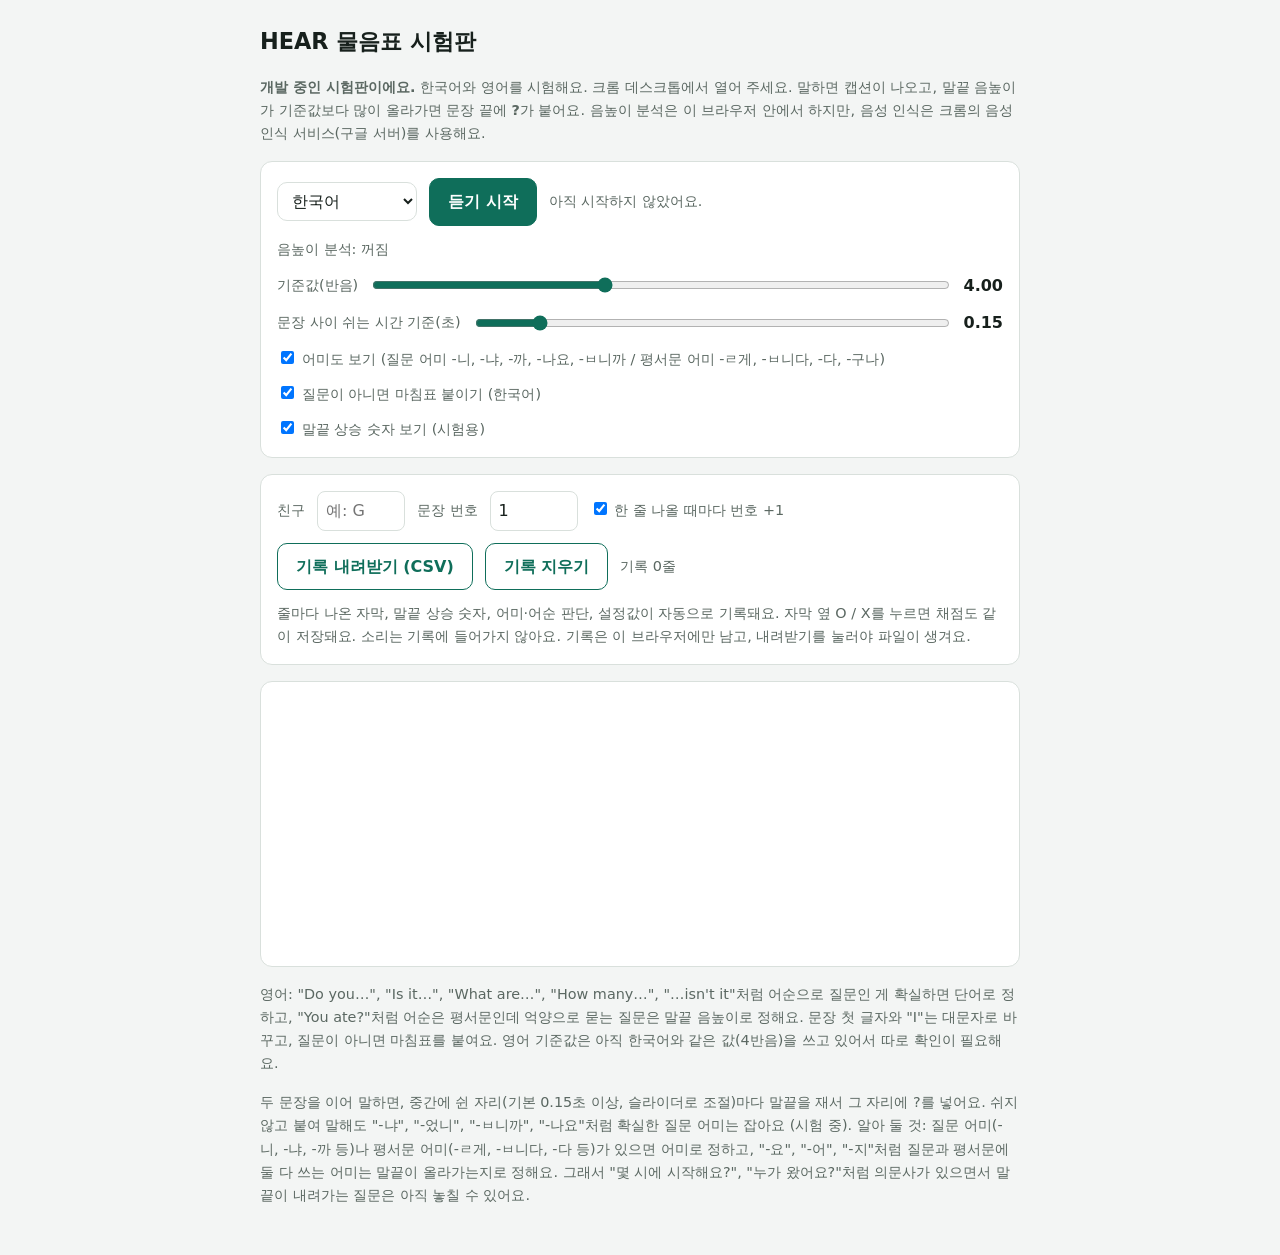
<file: hear_qmark_demo.html>
<!doctype html>
<html lang="ko">
<head>
<meta charset="utf-8">
<meta name="viewport" content="width=device-width,initial-scale=1">
<title>HEAR 물음표 시험판</title>
<style>
  :root { --bg:#f3f5f4; --surface:#fff; --ink:#17201c; --muted:#5b6862; --line:#d9e0dc; --accent:#0f6e5a; --q:#c2410c; }
  @media (prefers-color-scheme: dark) { :root { --bg:#0f1412; --surface:#161d1a; --ink:#e4ebe7; --muted:#97a69f; --line:#2a3530; --accent:#4fc4a6; --q:#fb923c; } }
  * { box-sizing: border-box; }
  body { margin:0; padding:24px 16px 48px; background:var(--bg); color:var(--ink); font-family:"Apple SD Gothic Neo","Noto Sans KR",system-ui,sans-serif; line-height:1.6; }
  main { max-width:760px; margin:0 auto; display:grid; gap:16px; }
  h1 { font-size:1.4rem; margin:0; }
  p { margin:0; }
  .muted { color:var(--muted); font-size:.9rem; }
  .panel { background:var(--surface); border:1px solid var(--line); border-radius:12px; padding:16px; display:grid; gap:12px; }
  .row { display:flex; flex-wrap:wrap; gap:12px; align-items:center; }
  button { font:inherit; font-weight:600; padding:10px 18px; border-radius:10px; border:1px solid var(--accent); background:var(--accent); color:#fff; cursor:pointer; }
  button.off { background:transparent; color:var(--accent); }
  #captions { min-height:240px; display:grid; gap:8px; align-content:start; font-size:1.35rem; }
  .line { display:flex; gap:10px; align-items:baseline; }
  .line .t { flex:1; }
  .line .q { color:var(--q); font-weight:800; }
  .line .r { font-size:.8rem; color:var(--muted); font-family:ui-monospace,Menlo,monospace; white-space:nowrap; }
  .interim { color:var(--muted); }
  canvas.spark { width:120px; height:28px; flex:none; }
  .save { font-size:.75rem; padding:3px 8px; border-radius:8px; border:1px solid var(--line); background:transparent; color:var(--muted); cursor:pointer; font-weight:500; }
  input[type=range] { flex:1; min-width:200px; accent-color:var(--accent); }
  input.small { font:inherit; width:5.5em; padding:6px 8px; border-radius:8px; border:1px solid var(--line); background:var(--surface); color:var(--ink); }
  .tag { font-size:.75rem; color:var(--muted); font-family:ui-monospace,Menlo,monospace; white-space:nowrap; }
  .ox { font-size:.8rem; padding:2px 9px; border-radius:8px; border:1px solid var(--line); background:transparent; color:var(--muted); cursor:pointer; font-weight:700; }
  .ox.on.o { background:#15803d; border-color:#15803d; color:#fff; }
  .ox.on.x { background:#b91c1c; border-color:#b91c1c; color:#fff; }
</style>
</head>
<body>
<main>
  <h1>HEAR 물음표 시험판</h1>
  <p class="muted"><b>개발 중인 시험판이에요.</b> 한국어와 영어를 시험해요. 크롬 데스크톱에서 열어 주세요. 말하면 캡션이 나오고, 말끝 음높이가 기준값보다 많이 올라가면 문장 끝에 <b>?</b>가 붙어요. 음높이 분석은 이 브라우저 안에서 하지만, 음성 인식은 크롬의 음성 인식 서비스(구글 서버)를 사용해요.</p>

  <section class="panel">
    <div class="row">
      <select id="lang" aria-label="언어" style="font:inherit;padding:8px 10px;border-radius:10px;border:1px solid var(--line);background:var(--surface);color:var(--ink)">
        <option value="ko-KR">한국어</option>
        <option value="en-US">English (US)</option>
      </select>
      <button id="btn">듣기 시작</button>
      <span id="status" class="muted">아직 시작하지 않았어요.</span>
    </div>
    <div class="row">
      <span id="mic" class="muted">음높이 분석: 꺼짐</span>
      <button id="wake" class="off" hidden>분석 다시 켜기</button>
    </div>
    <div class="row">
      <label for="thr" class="muted">기준값(반음)</label>
      <input id="thr" type="range" min="0" max="10" step="0.25" value="4">
      <b id="thrVal">4.00</b>
    </div>
    <div class="row">
      <label for="pause" class="muted">문장 사이 쉬는 시간 기준(초)</label>
      <input id="pause" type="range" min="0.1" max="0.5" step="0.05" value="0.15">
      <b id="pauseVal">0.15</b>
    </div>
    <label class="muted"><input type="checkbox" id="endings" checked> 어미도 보기 (질문 어미 -니, -냐, -까, -나요, -ㅂ니까 / 평서문 어미 -ㄹ게, -ㅂ니다, -다, -구나)</label>
    <label class="muted"><input type="checkbox" id="period" checked> 질문이 아니면 마침표 붙이기 (한국어)</label>
    <label class="muted"><input type="checkbox" id="showRise" checked> 말끝 상승 숫자 보기 (시험용)</label>
  </section>

  <section class="panel">
    <div class="row">
      <label for="who" class="muted">친구</label>
      <input id="who" class="small" placeholder="예: G">
      <label for="sentNo" class="muted">문장 번호</label>
      <input id="sentNo" class="small" type="number" min="1" value="1">
      <label class="muted"><input type="checkbox" id="autoNo" checked> 한 줄 나올 때마다 번호 +1</label>
    </div>
    <div class="row">
      <button id="dl" class="off">기록 내려받기 (CSV)</button>
      <button id="clearLog" class="off">기록 지우기</button>
      <span id="logCount" class="muted">기록 0줄</span>
    </div>
    <p class="muted">줄마다 나온 자막, 말끝 상승 숫자, 어미·어순 판단, 설정값이 자동으로 기록돼요. 자막 옆 O / X를 누르면 채점도 같이 저장돼요. 소리는 기록에 들어가지 않아요. 기록은 이 브라우저에만 남고, 내려받기를 눌러야 파일이 생겨요.</p>
  </section>

  <section class="panel">
    <div id="captions"></div>
    <div id="interim" class="interim"></div>
  </section>

  <p class="muted">영어: "Do you…", "Is it…", "What are…", "How many…", "…isn't it"처럼 어순으로 질문인 게 확실하면 단어로 정하고, "You ate?"처럼 어순은 평서문인데 억양으로 묻는 질문은 말끝 음높이로 정해요. 문장 첫 글자와 "I"는 대문자로 바꾸고, 질문이 아니면 마침표를 붙여요. 영어 기준값은 아직 한국어와 같은 값(4반음)을 쓰고 있어서 따로 확인이 필요해요.</p>
  <p class="muted">두 문장을 이어 말하면, 중간에 쉰 자리(기본 0.15초 이상, 슬라이더로 조절)마다 말끝을 재서 그 자리에 ?를 넣어요. 쉬지 않고 붙여 말해도 "-냐", "-었니", "-ㅂ니까", "-나요"처럼 확실한 질문 어미는 잡아요 (시험 중). 알아 둘 것: 질문 어미(-니, -냐, -까 등)나 평서문 어미(-ㄹ게, -ㅂ니다, -다 등)가 있으면 어미로 정하고, "-요", "-어", "-지"처럼 질문과 평서문에 둘 다 쓰는 어미는 말끝이 올라가는지로 정해요. 그래서 "몇 시에 시작해요?", "누가 왔어요?"처럼 의문사가 있으면서 말끝이 내려가는 질문은 아직 놓칠 수 있어요.</p>
</main>

<script src="hear-question-mark.js"></script>
<script>
(function () {
  "use strict";
  var $ = function (id) { return document.getElementById(id); };
  var Rec = window.SpeechRecognition || window.webkitSpeechRecognition;
  var rec = null, running = false;

  $("thr").addEventListener("input", function () { HEARQ.threshold = parseFloat(this.value); $("thrVal").textContent = HEARQ.threshold.toFixed(2); });
  HEARQ.addPeriod = $("period").checked;
  $("period").addEventListener("change", function () { HEARQ.addPeriod = this.checked; });
  $("endings").addEventListener("change", function () { HEARQ.useEndings = this.checked; });
  $("pause").addEventListener("input", function () { HEARQ.pauseMs = Math.round(parseFloat(this.value) * 1000); $("pauseVal").textContent = parseFloat(this.value).toFixed(2); });
  $("lang").addEventListener("change", function () {
    HEARQ.lang = this.value;
    if (running) { stopAll(); $("status").textContent = "언어를 바꿨어요. 다시 듣기 시작을 눌러 주세요."; }
  });

  // 말하다 쉰 자리(marks)마다 그때까지의 단어 수와 말끝 상승을 기억해 뒀다가, 최종 문장에 ?를 끼워 넣어요
  var interimWords = 0, marks = [];
  HEARQ.onPause(function (r) {
    setTimeout(function () { if (interimWords > 0) marks.push({ n: interimWords, r: r }); }, 250);
  });
  // 시험용: 마지막 말 조각의 음높이 선을 작게 그리고, 그 소리를 WAV로 저장할 수 있게 해요
  function drawSpark(cv, r) {
    var g = cv.getContext("2d"), W = cv.width, H = cv.height; g.clearRect(0, 0, W, H);
    if (!r || !r.st || !r.st.length) return;
    var st = r.st, n = st.length, lo = -8, hi = 16, css = getComputedStyle(document.documentElement);
    var y = function (v) { return H - (Math.max(lo, Math.min(hi, v)) - lo) / (hi - lo) * H; };
    if (r.w0 != null) { g.fillStyle = "rgba(127,127,127,.18)"; g.fillRect(r.w0 / n * W, 0, (r.last - r.w0) / n * W, H); }
    g.strokeStyle = r.question ? css.getPropertyValue("--q") : css.getPropertyValue("--accent"); g.lineWidth = 2; g.beginPath();
    var pen = false; for (var i = 0; i < n; i++) { var v = st[i]; if (v == null) { pen = false; continue; } var X = i / n * W; if (!pen) { g.moveTo(X, y(v)); pen = true; } else g.lineTo(X, y(v)); }
    g.stroke();
  }
  function wavBlob(x, sr) {
    var buf = new ArrayBuffer(44 + x.length * 2), v = new DataView(buf), w = function (o, s) { for (var i = 0; i < s.length; i++) v.setUint8(o + i, s.charCodeAt(i)); };
    w(0, "RIFF"); v.setUint32(4, 36 + x.length * 2, true); w(8, "WAVE"); w(12, "fmt "); v.setUint32(16, 16, true); v.setUint16(20, 1, true); v.setUint16(22, 1, true);
    v.setUint32(24, sr, true); v.setUint32(28, sr * 2, true); v.setUint16(32, 2, true); v.setUint16(34, 16, true); w(36, "data"); v.setUint32(40, x.length * 2, true);
    for (var i = 0; i < x.length; i++) { var s = Math.max(-1, Math.min(1, x[i])); v.setInt16(44 + i * 2, s < 0 ? s * 0x8000 : s * 0x7fff, true); }
    return new Blob([buf], { type: "audio/wav" });
  }
  var saveNo = 0;

  // ---- 시험 기록 (11월 16일) ----
  var LOG_KEY = "hearq_log_v1", log = [];
  try { log = JSON.parse(localStorage.getItem(LOG_KEY) || "[]") || []; } catch (e) { log = []; }
  function saveLog() { try { localStorage.setItem(LOG_KEY, JSON.stringify(log)); } catch (e) {} $("logCount").textContent = "기록 " + log.length + "줄"; }
  function nowStr() { var d = new Date(), p = function (n) { return (n < 10 ? "0" : "") + n; }; return d.getFullYear() + "-" + p(d.getMonth() + 1) + "-" + p(d.getDate()) + " " + p(d.getHours()) + ":" + p(d.getMinutes()) + ":" + p(d.getSeconds()); }
  var COLS = [["time", "시각"], ["who", "친구"], ["no", "문장 번호"], ["lang", "언어"], ["ox", "O/X"], ["caption", "나온 자막"], ["asr", "인식된 글자"],
              ["endRise", "말끝 상승(반음)"], ["pieces", "조각별 판단"], ["threshold", "기준값"], ["pauseMs", "쉬는 시간(ms)"], ["endings", "어미 보기"], ["period", "마침표"], ["version", "버전"]];
  function csvCell(v) { v = v == null ? "" : String(v); return /[",\n]/.test(v) ? '"' + v.replace(/"/g, '""') + '"' : v; }
  $("dl").addEventListener("click", function () {
    var lines = [COLS.map(function (c) { return c[1]; }).join(",")].concat(log.map(function (e) { return COLS.map(function (c) { return csvCell(e[c[0]]); }).join(","); }));
    var a = document.createElement("a");
    a.href = URL.createObjectURL(new Blob(["﻿" + lines.join("\n")], { type: "text/csv;charset=utf-8" }));
    a.download = "hearq_기록_" + nowStr().replace(/[: ]/g, "-") + ".csv"; document.body.appendChild(a); a.click(); a.remove();
  });
  var clearArmed = false;
  $("clearLog").addEventListener("click", function () {
    if (!clearArmed) { clearArmed = true; this.textContent = "한 번 더 누르면 지워져요"; var b = this; setTimeout(function () { clearArmed = false; b.textContent = "기록 지우기"; }, 3000); return; }
    clearArmed = false; this.textContent = "기록 지우기"; log = []; saveLog();
  });
  saveLog();

  function fmtRise(r) { return r && r.rise != null ? (r.rise >= 0 ? "+" : "") + r.rise.toFixed(1) : "–"; }
  var EN_STANDALONE = /^(really|why|what|how|who|where|when|okay|ok|yes|yeah|yep|no|nope|right|sure|seriously|thanks|sorry|please|hi|hello|bye|wow|oh)$/i;
  function addLine(text, r, mk) {
    var words = text.split(/\s+/).filter(Boolean), pieces = [], prev = 0;
    mk = (mk || []).slice();
    var isEn = /^en/.test(HEARQ.lang);
    if (!isEn) HEARQ.midQuestionIndexes(words).forEach(function (n) { if (!mk.some(function (m) { return Math.abs(m.n - n) <= 1; })) mk.push({ n: n, r: null }); });
    var sorted = mk.filter(function (m) { return m.n > 0 && m.n < words.length; })
      .sort(function (a, b) { return a.n - b.n; });
    // (11월 16일) 영어: 쉰 뒤에 남은 게 한 단어뿐이면 (예: "I had ... pizza") 앞에 붙여요.
    // "Really?", "Why?"처럼 혼자서도 문장이 되는 말은 그대로 둬요.
    if (isEn) sorted = sorted.filter(function (m, i) {
      var end = i + 1 < sorted.length ? sorted[i + 1].n : words.length;
      return !(end - m.n === 1 && !EN_STANDALONE.test((words[m.n] || "").replace(/[^a-z']/gi, "")));
    });
    sorted.forEach(function (m) {
        if (m.n <= prev) return;
        var chunk = words.slice(prev, m.n).join(" "), next = words[m.n] || "";
        var kind = HEARQ.pauseType(chunk);
        if (kind === "none") return;                 // 조사나 부사 뒤에서 쉰 거면 아무것도 안 넣어요
        if (kind === "comma") { pieces.push({ text: chunk, punct: ",", d: { question: false, by: "쉼" }, r: m.r }); prev = m.n; return; }
        var d = HEARQ.decide(chunk, m.r), punct;
        if (d.question) punct = "?";
        else if (isEn) punct = /^(and|but|so|because|or|then|cause)$/i.test(next) ? "," : ".";
        else punct = HEARQ.addPeriod ? "." : "";
        pieces.push({ text: chunk, punct: punct, d: d, r: m.r }); prev = m.n;
      });
    var last = words.slice(prev).join(" "), dl = HEARQ.decide(last, r);
    pieces.push({ text: last, punct: dl.question ? "?" : ((HEARQ.addPeriod || isEn) ? "." : ""), d: dl, r: r });
    var line = document.createElement("div"); line.className = "line";
    var t = document.createElement("span"); t.className = "t";
    var sentenceStart = true;
    pieces.forEach(function (p, i) {
      var txt = isEn ? (sentenceStart ? HEARQ.englishCase(p.text) : HEARQ.fixI(p.text)) : p.text;
      t.appendChild(document.createTextNode((i ? " " : "") + txt));
      if (p.punct === "?") { var q = document.createElement("span"); q.className = "q"; q.textContent = "?"; t.appendChild(q); }
      else if (p.punct) t.appendChild(document.createTextNode(p.punct));
      sentenceStart = (p.punct === "?" || p.punct === ".");
    });
    line.appendChild(t);
    // 기록 한 줄 남기기
    var who = $("who").value.trim(), no = parseInt($("sentNo").value, 10) || "";
    var entry = {
      time: nowStr(), who: who, no: no, lang: HEARQ.lang, ox: "", caption: t.textContent, asr: text,
      endRise: r && r.rise != null ? r.rise.toFixed(2) : (r && r.reason) || "",
      pieces: pieces.map(function (p) { return p.text + " [" + (p.punct || "없음") + "] " + (p.r && p.r.rise != null ? fmtRise(p.r) : "–") + (p.d.by ? " " + p.d.by : ""); }).join(" / "),
      threshold: HEARQ.threshold, pauseMs: HEARQ.pauseMs, endings: HEARQ.useEndings ? "켬" : "끔", period: HEARQ.addPeriod ? "켬" : "끔", version: HEARQ.version || ""
    };
    log.push(entry); saveLog();
    if ($("autoNo").checked && no !== "") $("sentNo").value = no + 1;
    var tag = document.createElement("span"); tag.className = "tag"; tag.textContent = (who ? who + " " : "") + (no !== "" ? "#" + no : ""); line.insertBefore(tag, t);
    ["O", "X"].forEach(function (v) {
      var bt = document.createElement("button"); bt.className = "ox " + v.toLowerCase(); bt.textContent = v;
      bt.addEventListener("click", function () {
        entry.ox = entry.ox === v ? "" : v; saveLog();
        Array.prototype.forEach.call(line.querySelectorAll(".ox"), function (x) { x.classList.toggle("on", x.textContent === entry.ox); });
      });
      line.appendChild(bt);
    });
    if ($("showRise").checked) {
      var s = document.createElement("span"); s.className = "r";
      s.textContent = pieces.map(function (p) {
        var lab = p.r && p.r.rise != null ? fmtRise(p.r) + "반음" : ((p.r && p.r.reason) || "");
        return lab + (p.d.by && p.d.by !== "억양" ? " · " + p.d.by : "");
      }).join(" / ");
      line.appendChild(s);
      var cv = document.createElement("canvas"); cv.className = "spark"; cv.width = 240; cv.height = 56; line.appendChild(cv); drawSpark(cv, r);
      if (r && r.audio) {
        var b = document.createElement("button"); b.className = "save"; b.textContent = "소리 저장";
        b.addEventListener("click", function () {
          var a = document.createElement("a"); a.href = URL.createObjectURL(wavBlob(r.audio, 16000));
          a.download = "hearq_" + (who ? who + "_" : "") + (no !== "" ? no + "_" : "") + (++saveNo) + "_" + (r.rise != null ? r.rise.toFixed(1) : "na") + ".wav"; document.body.appendChild(a); a.click(); a.remove();
        });
        line.appendChild(b);
      }
    }
    $("captions").appendChild(line);
    while ($("captions").children.length > 12) $("captions").removeChild($("captions").firstChild);
  }

  async function startAll() {
    if (!Rec) { $("status").textContent = "이 브라우저는 음성인식을 지원하지 않아요. 크롬에서 열어 주세요."; return; }
    try { await HEARQ.start(); }
    catch (e) { $("status").textContent = "마이크를 쓸 수 없어요: " + e.message; return; }
    HEARQ.lang = $("lang").value;
    rec = new Rec(); rec.lang = HEARQ.lang; rec.continuous = true; rec.interimResults = true;
    rec.onresult = function (ev) {
      var interim = "";
      for (var i = ev.resultIndex; i < ev.results.length; i++) {
        var txt = ev.results[i][0].transcript.trim();
        if (ev.results[i].isFinal) {
          // 최종 결과가 나오면 방금 끝난 말의 말끝 음높이를 재요
          var myMarks = marks; marks = [];
          (function (finalText, mk) { setTimeout(function () { addLine(finalText, HEARQ.judge(), mk); }, 150); })(txt, myMarks);
        } else { interim += txt + " "; }
      }
      interimWords = interim.trim() ? interim.trim().split(/\s+/).length : 0;
      $("interim").textContent = interim;
    };
    rec.onerror = function (e) { $("status").textContent = "음성인식 오류: " + e.error; };
    rec.onend = function () { if (running) { try { rec.start(); } catch (e) {} } };
    rec.start(); running = true;
    $("btn").textContent = "멈추기"; $("btn").classList.add("off");
    $("status").textContent = "듣는 중이에요. 한 문장씩 말해 보세요.";
  }
  function stopAll() {
    running = false; if (rec) rec.stop(); HEARQ.stop();
    $("btn").textContent = "듣기 시작"; $("btn").classList.remove("off");
    $("status").textContent = "멈췄어요."; $("interim").textContent = "";
  }
  $("btn").addEventListener("click", function () { if (running) stopAll(); else startAll(); });
  $("wake").addEventListener("click", function () { HEARQ.wake(); });
  setInterval(function () {
    var st = HEARQ.status();
    if (!st.on) { $("mic").textContent = "음높이 분석: 꺼짐"; $("wake").hidden = true; return; }
    var ok = st.ctx === "running" && st.silentFor != null && st.silentFor < 1;
    $("mic").textContent = "음높이 분석: " + (ok ? "소리 받는 중" : "멈춤") + " · 받은 소리 " + st.seconds.toFixed(0) + "초 · 오디오 " + st.ctx + " · 마이크 " + st.track + (st.muted ? "(소리 없음)" : "");
    $("wake").hidden = ok;
  }, 500);
})();
</script>
</body>
</html>
</file>
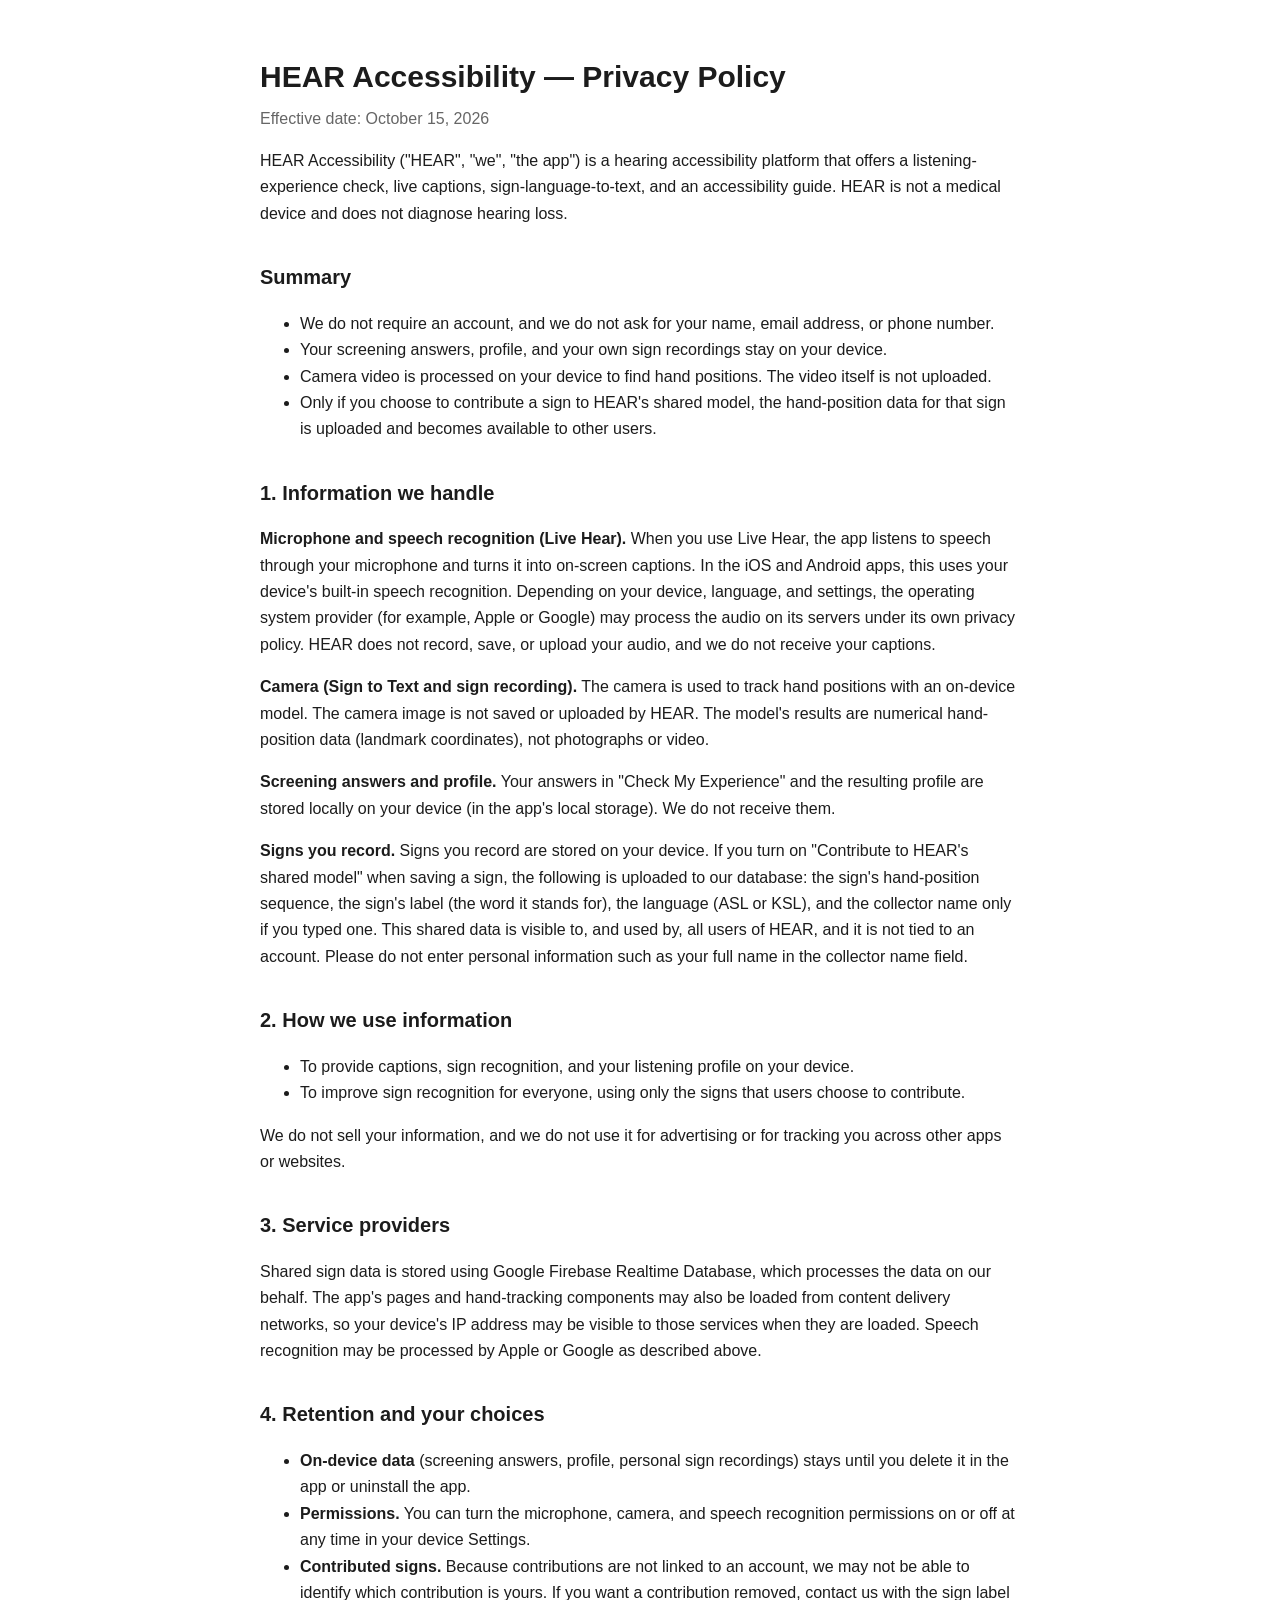
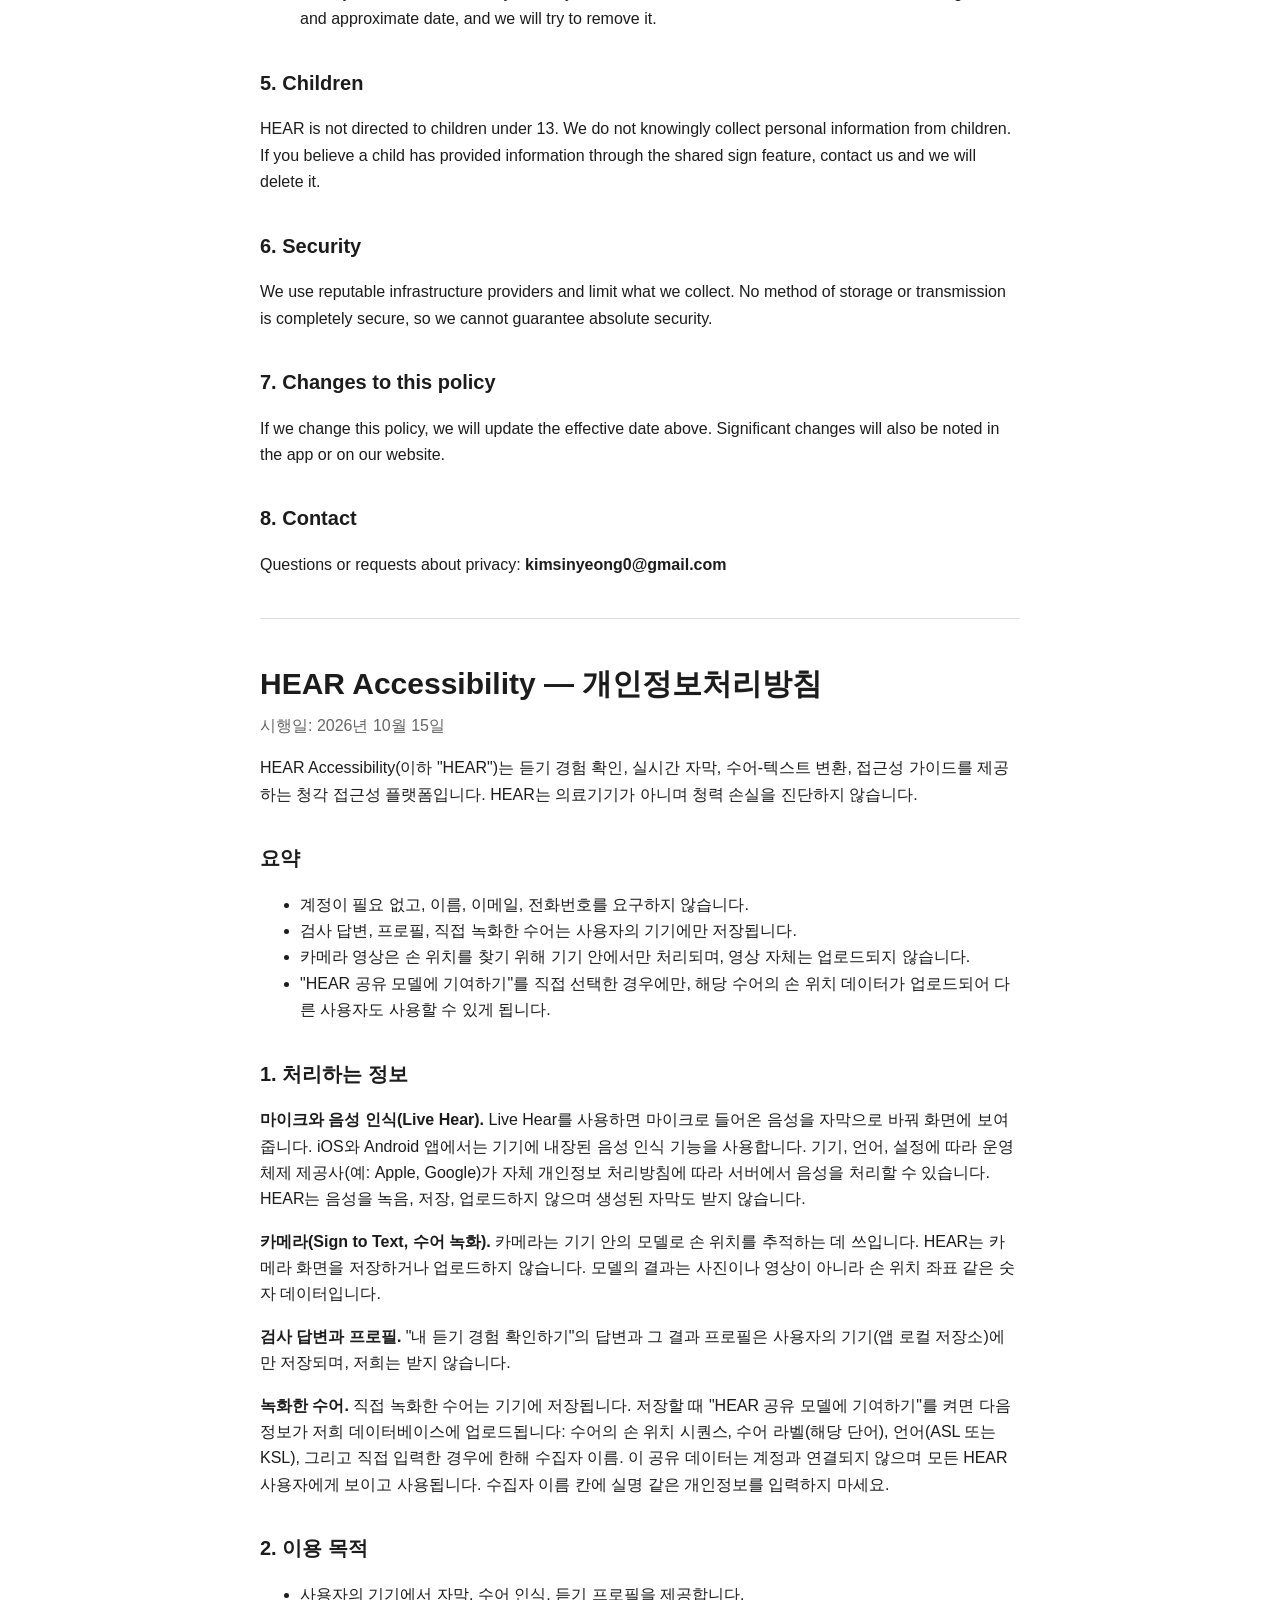
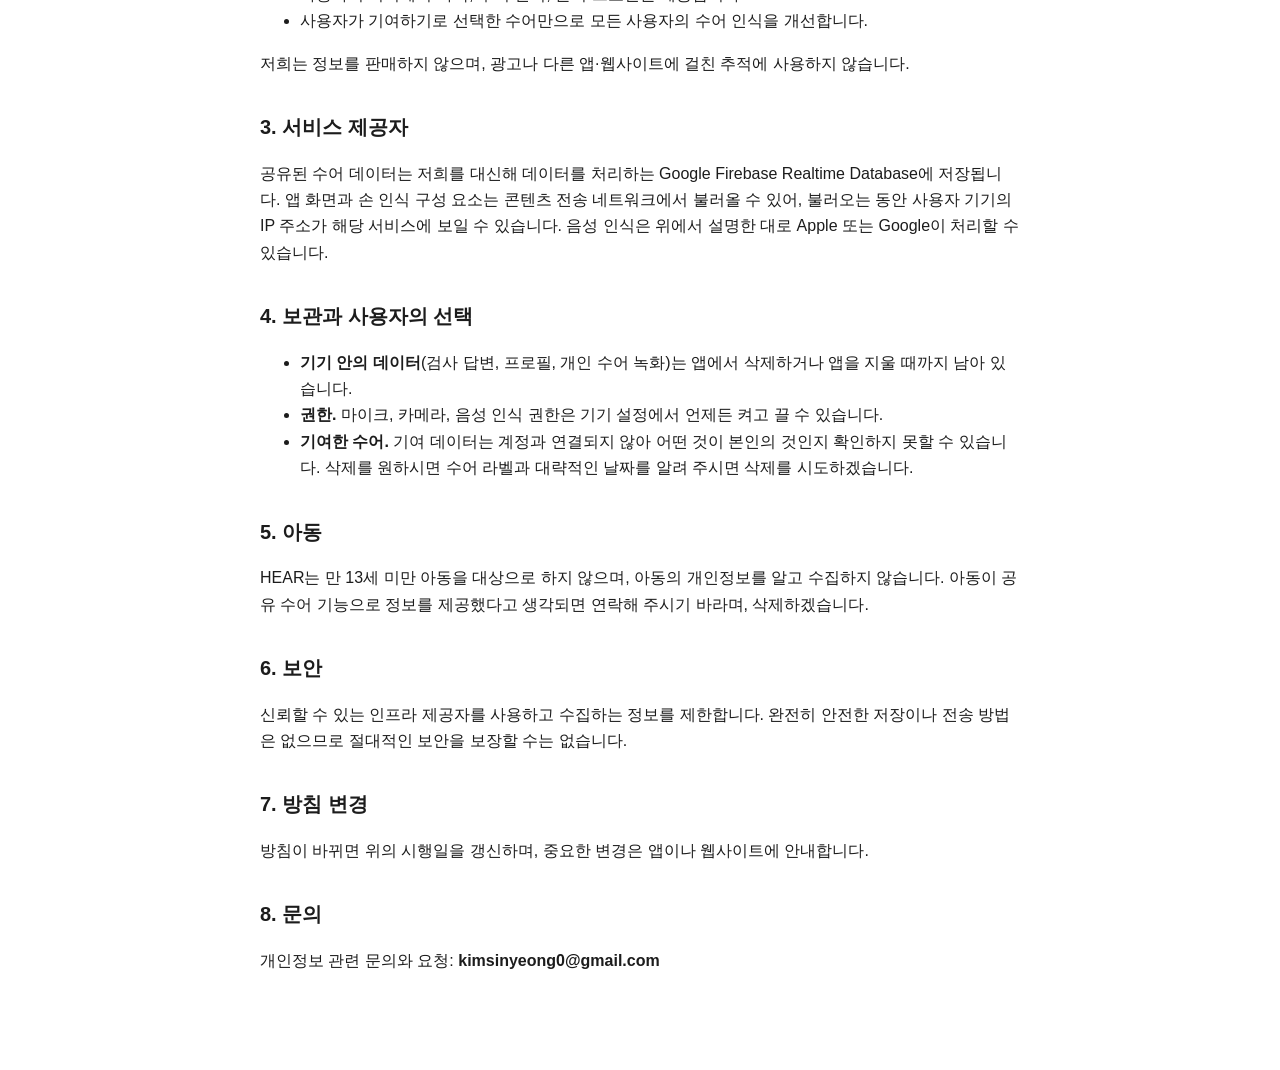
<file: privacy (1).html>
<!DOCTYPE html>
<html lang="en">
<head>
<meta charset="UTF-8">
<meta name="viewport" content="width=device-width, initial-scale=1.0">
<title>HEAR Accessibility — Privacy Policy</title>
<style>
  body{font-family:-apple-system,BlinkMacSystemFont,"Segoe UI",Roboto,"Noto Sans KR",sans-serif;line-height:1.65;max-width:760px;margin:0 auto;padding:32px 20px 80px;color:#1c1c1c}
  h1{font-size:30px;margin-bottom:4px} h2{font-size:20px;margin-top:34px} .meta{color:#666;margin-top:0}
  hr{border:none;border-top:1px solid #ddd;margin:40px 0}
</style>
</head>
<body>

<h1>HEAR Accessibility — Privacy Policy</h1>
<p class="meta">Effective date: October 15, 2026</p>

<p>HEAR Accessibility ("HEAR", "we", "the app") is a hearing accessibility platform that offers a listening-experience check, live captions, sign-language-to-text, and an accessibility guide. HEAR is not a medical device and does not diagnose hearing loss.</p>

<h2>Summary</h2>
<ul>
  <li>We do not require an account, and we do not ask for your name, email address, or phone number.</li>
  <li>Your screening answers, profile, and your own sign recordings stay on your device.</li>
  <li>Camera video is processed on your device to find hand positions. The video itself is not uploaded.</li>
  <li>Only if you choose to contribute a sign to HEAR's shared model, the hand-position data for that sign is uploaded and becomes available to other users.</li>
</ul>

<h2>1. Information we handle</h2>

<p><strong>Microphone and speech recognition (Live Hear).</strong> When you use Live Hear, the app listens to speech through your microphone and turns it into on-screen captions. In the iOS and Android apps, this uses your device's built-in speech recognition. Depending on your device, language, and settings, the operating system provider (for example, Apple or Google) may process the audio on its servers under its own privacy policy. HEAR does not record, save, or upload your audio, and we do not receive your captions.</p>

<p><strong>Camera (Sign to Text and sign recording).</strong> The camera is used to track hand positions with an on-device model. The camera image is not saved or uploaded by HEAR. The model's results are numerical hand-position data (landmark coordinates), not photographs or video.</p>

<p><strong>Screening answers and profile.</strong> Your answers in "Check My Experience" and the resulting profile are stored locally on your device (in the app's local storage). We do not receive them.</p>

<p><strong>Signs you record.</strong> Signs you record are stored on your device. If you turn on "Contribute to HEAR's shared model" when saving a sign, the following is uploaded to our database: the sign's hand-position sequence, the sign's label (the word it stands for), the language (ASL or KSL), and the collector name only if you typed one. This shared data is visible to, and used by, all users of HEAR, and it is not tied to an account. Please do not enter personal information such as your full name in the collector name field.</p>

<h2>2. How we use information</h2>
<ul>
  <li>To provide captions, sign recognition, and your listening profile on your device.</li>
  <li>To improve sign recognition for everyone, using only the signs that users choose to contribute.</li>
</ul>
<p>We do not sell your information, and we do not use it for advertising or for tracking you across other apps or websites.</p>

<h2>3. Service providers</h2>
<p>Shared sign data is stored using Google Firebase Realtime Database, which processes the data on our behalf. The app's pages and hand-tracking components may also be loaded from content delivery networks, so your device's IP address may be visible to those services when they are loaded. Speech recognition may be processed by Apple or Google as described above.</p>

<h2>4. Retention and your choices</h2>
<ul>
  <li><strong>On-device data</strong> (screening answers, profile, personal sign recordings) stays until you delete it in the app or uninstall the app.</li>
  <li><strong>Permissions.</strong> You can turn the microphone, camera, and speech recognition permissions on or off at any time in your device Settings.</li>
  <li><strong>Contributed signs.</strong> Because contributions are not linked to an account, we may not be able to identify which contribution is yours. If you want a contribution removed, contact us with the sign label and approximate date, and we will try to remove it.</li>
</ul>

<h2>5. Children</h2>
<p>HEAR is not directed to children under 13. We do not knowingly collect personal information from children. If you believe a child has provided information through the shared sign feature, contact us and we will delete it.</p>

<h2>6. Security</h2>
<p>We use reputable infrastructure providers and limit what we collect. No method of storage or transmission is completely secure, so we cannot guarantee absolute security.</p>

<h2>7. Changes to this policy</h2>
<p>If we change this policy, we will update the effective date above. Significant changes will also be noted in the app or on our website.</p>

<h2>8. Contact</h2>
<p>Questions or requests about privacy: <strong>kimsinyeong0@gmail.com</strong></p>

<hr>

<h1>HEAR Accessibility — 개인정보처리방침</h1>
<p class="meta">시행일: 2026년 10월 15일</p>

<p>HEAR Accessibility(이하 "HEAR")는 듣기 경험 확인, 실시간 자막, 수어-텍스트 변환, 접근성 가이드를 제공하는 청각 접근성 플랫폼입니다. HEAR는 의료기기가 아니며 청력 손실을 진단하지 않습니다.</p>

<h2>요약</h2>
<ul>
  <li>계정이 필요 없고, 이름, 이메일, 전화번호를 요구하지 않습니다.</li>
  <li>검사 답변, 프로필, 직접 녹화한 수어는 사용자의 기기에만 저장됩니다.</li>
  <li>카메라 영상은 손 위치를 찾기 위해 기기 안에서만 처리되며, 영상 자체는 업로드되지 않습니다.</li>
  <li>"HEAR 공유 모델에 기여하기"를 직접 선택한 경우에만, 해당 수어의 손 위치 데이터가 업로드되어 다른 사용자도 사용할 수 있게 됩니다.</li>
</ul>

<h2>1. 처리하는 정보</h2>

<p><strong>마이크와 음성 인식(Live Hear).</strong> Live Hear를 사용하면 마이크로 들어온 음성을 자막으로 바꿔 화면에 보여줍니다. iOS와 Android 앱에서는 기기에 내장된 음성 인식 기능을 사용합니다. 기기, 언어, 설정에 따라 운영체제 제공사(예: Apple, Google)가 자체 개인정보 처리방침에 따라 서버에서 음성을 처리할 수 있습니다. HEAR는 음성을 녹음, 저장, 업로드하지 않으며 생성된 자막도 받지 않습니다.</p>

<p><strong>카메라(Sign to Text, 수어 녹화).</strong> 카메라는 기기 안의 모델로 손 위치를 추적하는 데 쓰입니다. HEAR는 카메라 화면을 저장하거나 업로드하지 않습니다. 모델의 결과는 사진이나 영상이 아니라 손 위치 좌표 같은 숫자 데이터입니다.</p>

<p><strong>검사 답변과 프로필.</strong> "내 듣기 경험 확인하기"의 답변과 그 결과 프로필은 사용자의 기기(앱 로컬 저장소)에만 저장되며, 저희는 받지 않습니다.</p>

<p><strong>녹화한 수어.</strong> 직접 녹화한 수어는 기기에 저장됩니다. 저장할 때 "HEAR 공유 모델에 기여하기"를 켜면 다음 정보가 저희 데이터베이스에 업로드됩니다: 수어의 손 위치 시퀀스, 수어 라벨(해당 단어), 언어(ASL 또는 KSL), 그리고 직접 입력한 경우에 한해 수집자 이름. 이 공유 데이터는 계정과 연결되지 않으며 모든 HEAR 사용자에게 보이고 사용됩니다. 수집자 이름 칸에 실명 같은 개인정보를 입력하지 마세요.</p>

<h2>2. 이용 목적</h2>
<ul>
  <li>사용자의 기기에서 자막, 수어 인식, 듣기 프로필을 제공합니다.</li>
  <li>사용자가 기여하기로 선택한 수어만으로 모든 사용자의 수어 인식을 개선합니다.</li>
</ul>
<p>저희는 정보를 판매하지 않으며, 광고나 다른 앱·웹사이트에 걸친 추적에 사용하지 않습니다.</p>

<h2>3. 서비스 제공자</h2>
<p>공유된 수어 데이터는 저희를 대신해 데이터를 처리하는 Google Firebase Realtime Database에 저장됩니다. 앱 화면과 손 인식 구성 요소는 콘텐츠 전송 네트워크에서 불러올 수 있어, 불러오는 동안 사용자 기기의 IP 주소가 해당 서비스에 보일 수 있습니다. 음성 인식은 위에서 설명한 대로 Apple 또는 Google이 처리할 수 있습니다.</p>

<h2>4. 보관과 사용자의 선택</h2>
<ul>
  <li><strong>기기 안의 데이터</strong>(검사 답변, 프로필, 개인 수어 녹화)는 앱에서 삭제하거나 앱을 지울 때까지 남아 있습니다.</li>
  <li><strong>권한.</strong> 마이크, 카메라, 음성 인식 권한은 기기 설정에서 언제든 켜고 끌 수 있습니다.</li>
  <li><strong>기여한 수어.</strong> 기여 데이터는 계정과 연결되지 않아 어떤 것이 본인의 것인지 확인하지 못할 수 있습니다. 삭제를 원하시면 수어 라벨과 대략적인 날짜를 알려 주시면 삭제를 시도하겠습니다.</li>
</ul>

<h2>5. 아동</h2>
<p>HEAR는 만 13세 미만 아동을 대상으로 하지 않으며, 아동의 개인정보를 알고 수집하지 않습니다. 아동이 공유 수어 기능으로 정보를 제공했다고 생각되면 연락해 주시기 바라며, 삭제하겠습니다.</p>

<h2>6. 보안</h2>
<p>신뢰할 수 있는 인프라 제공자를 사용하고 수집하는 정보를 제한합니다. 완전히 안전한 저장이나 전송 방법은 없으므로 절대적인 보안을 보장할 수는 없습니다.</p>

<h2>7. 방침 변경</h2>
<p>방침이 바뀌면 위의 시행일을 갱신하며, 중요한 변경은 앱이나 웹사이트에 안내합니다.</p>

<h2>8. 문의</h2>
<p>개인정보 관련 문의와 요청: <strong>kimsinyeong0@gmail.com</strong></p>

</body>
</html>
</file>
